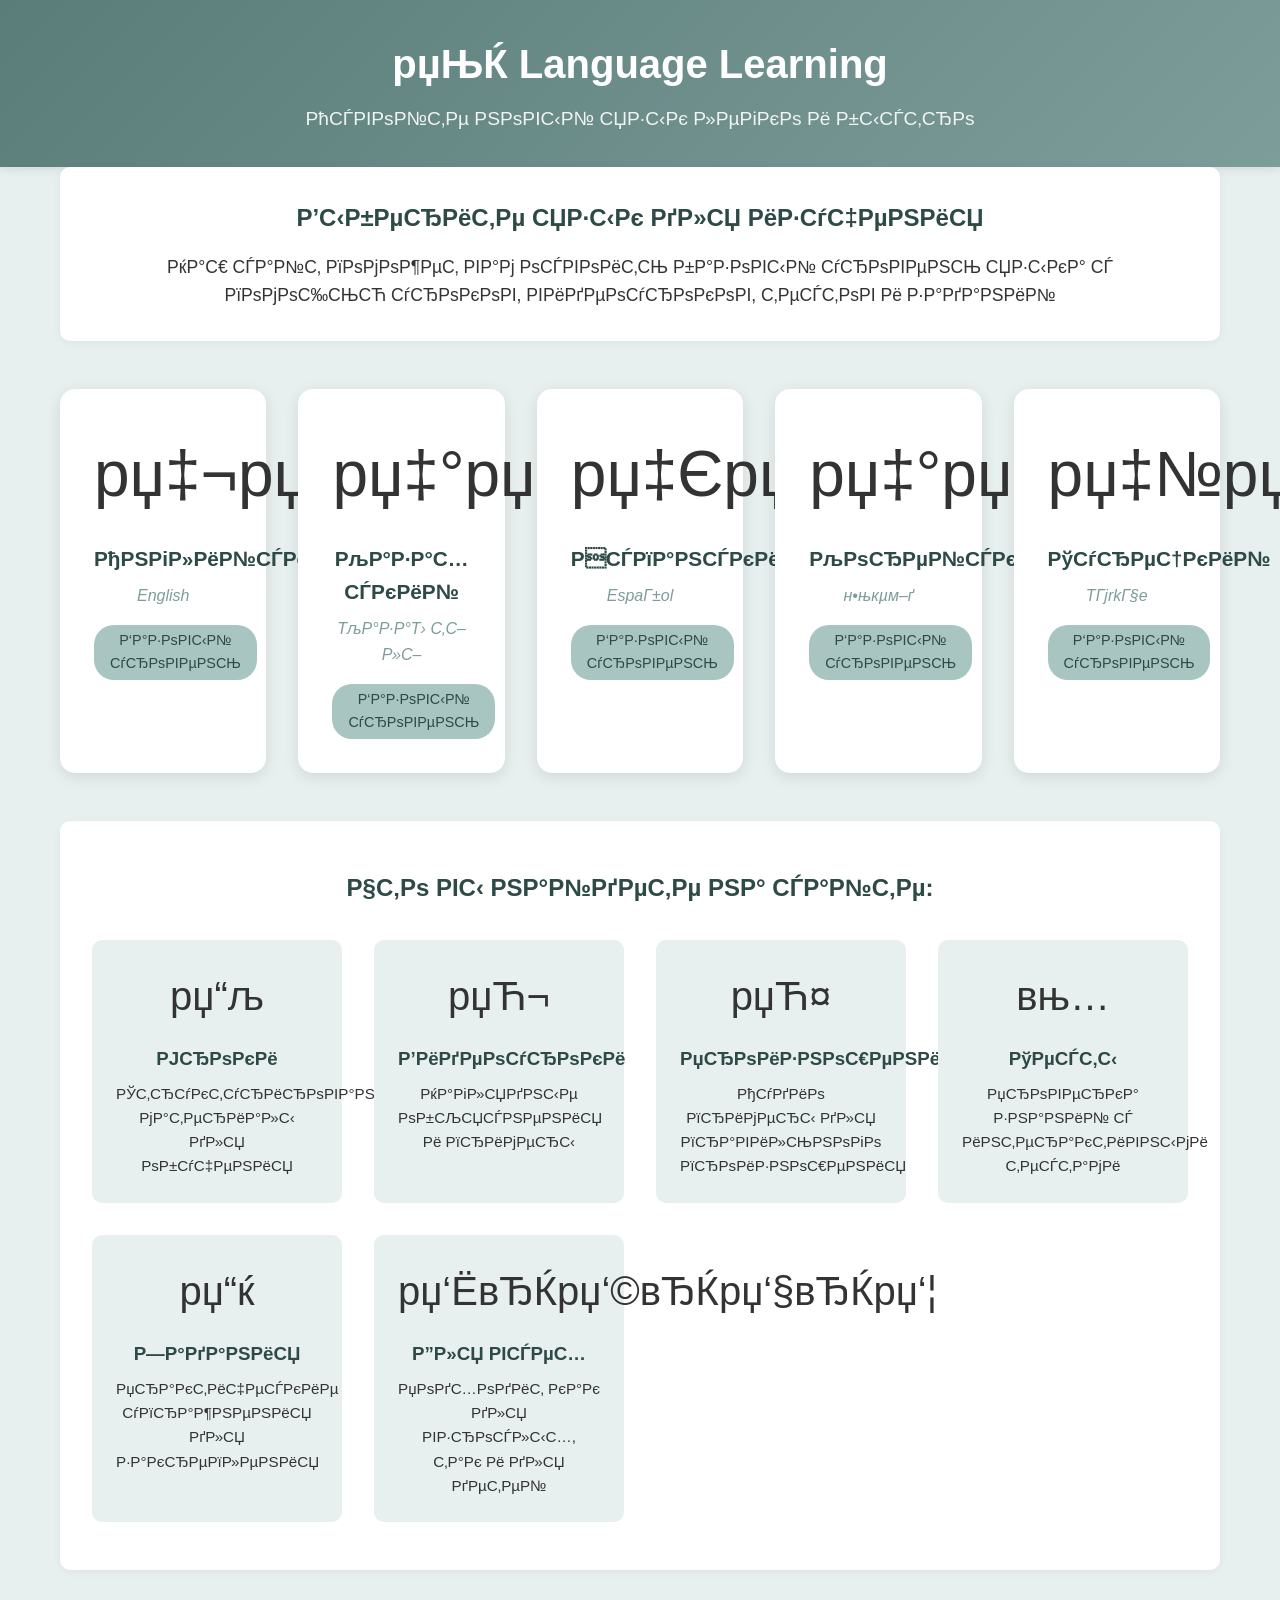
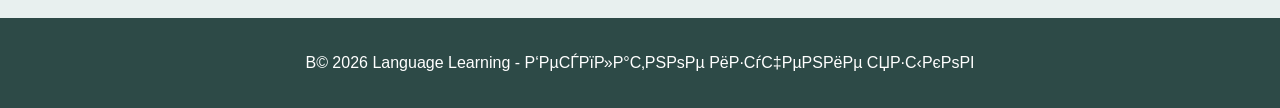
<file: index.html>
<!DOCTYPE html>
<html lang="ru">
<head>
    <meta charset="UTF-8">
    <meta name="viewport" content="width=device-width, initial-scale=1.0">
    <title>Language Learning - РР·СѓС‡РµРЅРёРµ СЏР·С‹РєРѕРІ</title>
    <link rel="stylesheet" href="styles.css">
</head>
<body>
    <header>
        <div class="container">
            <h1>рџЊЌ Language Learning</h1>
            <p>РћСЃРІРѕР№С‚Рµ РЅРѕРІС‹Р№ СЏР·С‹Рє Р»РµРіРєРѕ Рё Р±С‹СЃС‚СЂРѕ</p>
        </div>
    </header>

    <main class="container">
        <section class="intro">
            <h2>Р’С‹Р±РµСЂРёС‚Рµ СЏР·С‹Рє РґР»СЏ РёР·СѓС‡РµРЅРёСЏ</h2>
            <p>РќР°С€ СЃР°Р№С‚ РїРѕРјРѕР¶РµС‚ РІР°Рј РѕСЃРІРѕРёС‚СЊ Р±Р°Р·РѕРІС‹Р№ СѓСЂРѕРІРµРЅСЊ СЏР·С‹РєР° СЃ РїРѕРјРѕС‰СЊСЋ СѓСЂРѕРєРѕРІ, РІРёРґРµРѕСѓСЂРѕРєРѕРІ, С‚РµСЃС‚РѕРІ Рё Р·Р°РґР°РЅРёР№</p>
        </section>

        <section class="languages-grid">
            <div class="language-card" onclick="navigateToLanguage('english')">
                <div class="flag">рџ‡¬рџ‡§</div>
                <h3>РђРЅРіР»РёР№СЃРєРёР№</h3>
                <p>English</p>
                <span class="level">Р‘Р°Р·РѕРІС‹Р№ СѓСЂРѕРІРµРЅСЊ</span>
            </div>

            <div class="language-card" onclick="navigateToLanguage('kazakh')">
                <div class="flag">рџ‡°рџ‡ї</div>
                <h3>РљР°Р·Р°С…СЃРєРёР№</h3>
                <p>ТљР°Р·Р°Т› С‚С–Р»С–</p>
                <span class="level">Р‘Р°Р·РѕРІС‹Р№ СѓСЂРѕРІРµРЅСЊ</span>
            </div>

            <div class="language-card" onclick="navigateToLanguage('spanish')">
                <div class="flag">рџ‡Єрџ‡ё</div>
                <h3>РСЃРїР°РЅСЃРєРёР№</h3>
                <p>EspaГ±ol</p>
                <span class="level">Р‘Р°Р·РѕРІС‹Р№ СѓСЂРѕРІРµРЅСЊ</span>
            </div>

            <div class="language-card" onclick="navigateToLanguage('korean')">
                <div class="flag">рџ‡°рџ‡·</div>
                <h3>РљРѕСЂРµР№СЃРєРёР№</h3>
                <p>н•њкµ­м–ґ</p>
                <span class="level">Р‘Р°Р·РѕРІС‹Р№ СѓСЂРѕРІРµРЅСЊ</span>
            </div>

            <div class="language-card" onclick="navigateToLanguage('turkish')">
                <div class="flag">рџ‡№рџ‡·</div>
                <h3>РўСѓСЂРµС†РєРёР№</h3>
                <p>TГјrkГ§e</p>
                <span class="level">Р‘Р°Р·РѕРІС‹Р№ СѓСЂРѕРІРµРЅСЊ</span>
            </div>
        </section>

        <section class="features">
            <h2>Р§С‚Рѕ РІС‹ РЅР°Р№РґРµС‚Рµ РЅР° СЃР°Р№С‚Рµ:</h2>
            <div class="features-grid">
                <div class="feature-item">
                    <span class="icon">рџ“љ</span>
                    <h3>РЈСЂРѕРєРё</h3>
                    <p>РЎС‚СЂСѓРєС‚СѓСЂРёСЂРѕРІР°РЅРЅС‹Рµ РјР°С‚РµСЂРёР°Р»С‹ РґР»СЏ РѕР±СѓС‡РµРЅРёСЏ</p>
                </div>
                <div class="feature-item">
                    <span class="icon">рџЋ¬</span>
                    <h3>Р’РёРґРµРѕСѓСЂРѕРєРё</h3>
                    <p>РќР°РіР»СЏРґРЅС‹Рµ РѕР±СЉСЏСЃРЅРµРЅРёСЏ Рё РїСЂРёРјРµСЂС‹</p>
                </div>
                <div class="feature-item">
                    <span class="icon">рџЋ¤</span>
                    <h3>РџСЂРѕРёР·РЅРѕС€РµРЅРёРµ</h3>
                    <p>РђСѓРґРёРѕ РїСЂРёРјРµСЂС‹ РґР»СЏ РїСЂР°РІРёР»СЊРЅРѕРіРѕ РїСЂРѕРёР·РЅРѕС€РµРЅРёСЏ</p>
                </div>
                <div class="feature-item">
                    <span class="icon">вњ…</span>
                    <h3>РўРµСЃС‚С‹</h3>
                    <p>РџСЂРѕРІРµСЂРєР° Р·РЅР°РЅРёР№ СЃ РёРЅС‚РµСЂР°РєС‚РёРІРЅС‹РјРё С‚РµСЃС‚Р°РјРё</p>
                </div>
                <div class="feature-item">
                    <span class="icon">рџ“ќ</span>
                    <h3>Р—Р°РґР°РЅРёСЏ</h3>
                    <p>РџСЂР°РєС‚РёС‡РµСЃРєРёРµ СѓРїСЂР°Р¶РЅРµРЅРёСЏ РґР»СЏ Р·Р°РєСЂРµРїР»РµРЅРёСЏ</p>
                </div>
                <div class="feature-item">
                    <span class="icon">рџ‘ЁвЂЌрџ‘©вЂЌрџ‘§вЂЌрџ‘¦</span>
                    <h3>Р”Р»СЏ РІСЃРµС…</h3>
                    <p>РџРѕРґС…РѕРґРёС‚ РєР°Рє РґР»СЏ РІР·СЂРѕСЃР»С‹С…, С‚Р°Рє Рё РґР»СЏ РґРµС‚РµР№</p>
                </div>
            </div>
        </section>
    </main>

    <footer>
        <div class="container">
            <p>В© 2026 Language Learning - Р‘РµСЃРїР»Р°С‚РЅРѕРµ РёР·СѓС‡РµРЅРёРµ СЏР·С‹РєРѕРІ</p>
        </div>
    </footer>

    <script src="script.js"></script>
</body>
</html>
</file>
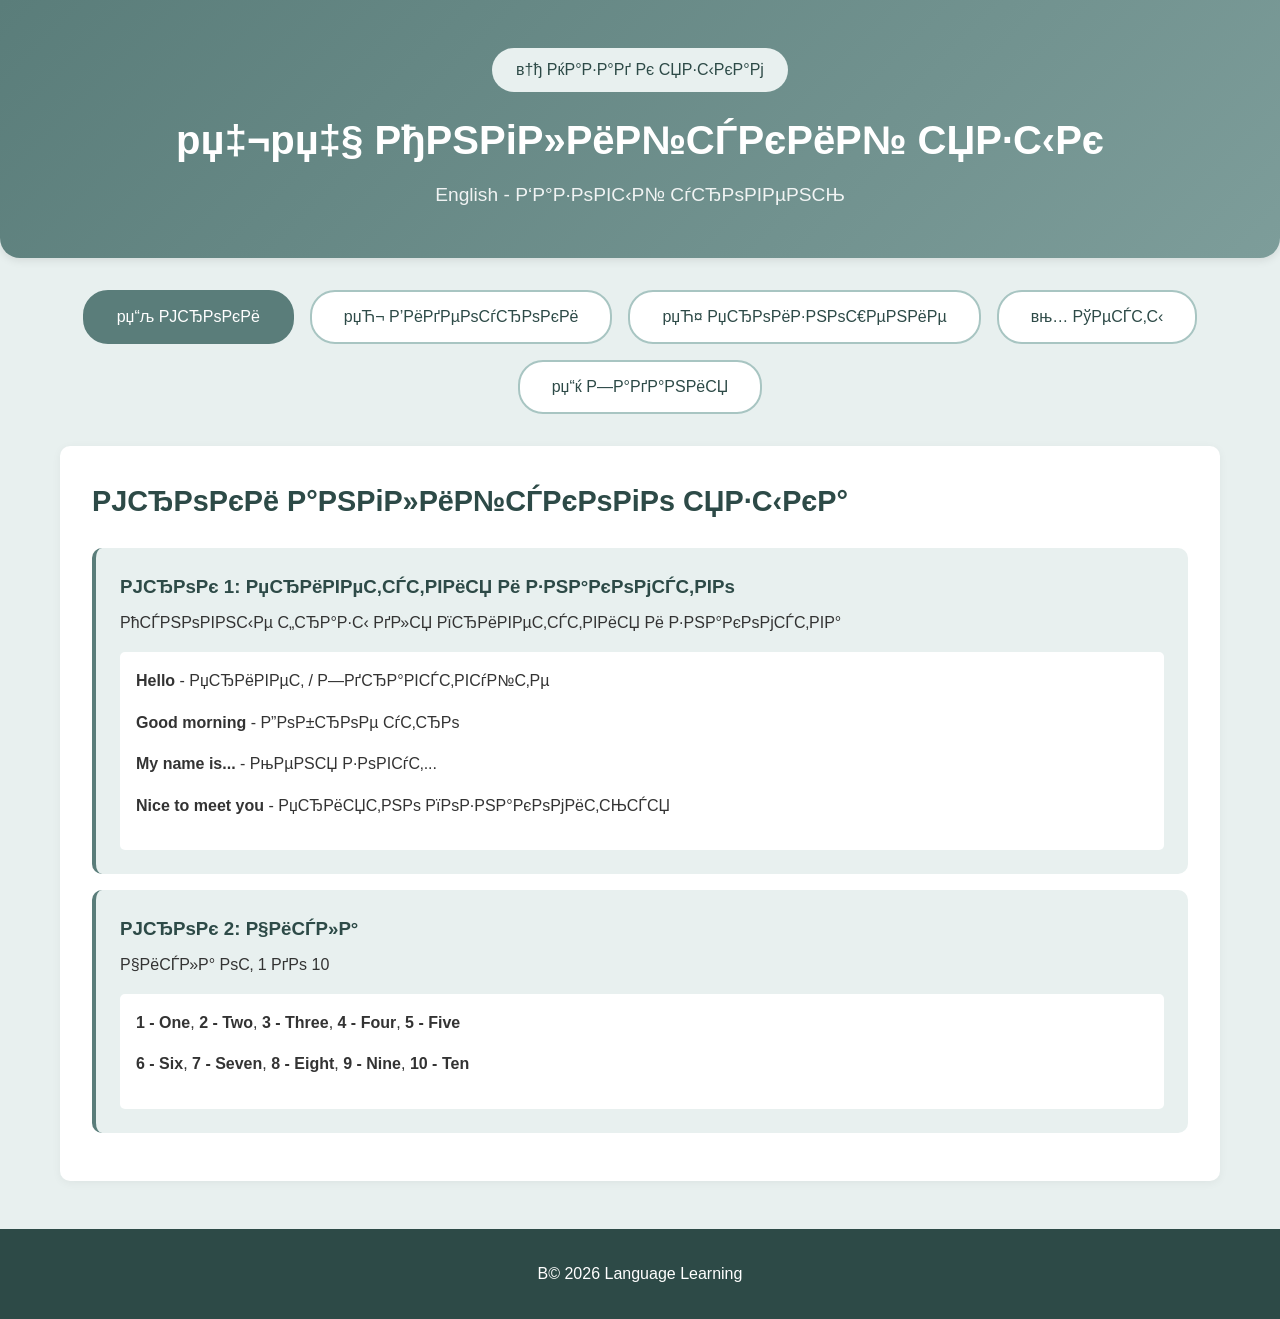
<file: english.html>
<!DOCTYPE html>
<html lang="ru">
<head>
    <meta charset="UTF-8">
    <meta name="viewport" content="width=device-width, initial-scale=1.0">
    <title>РђРЅРіР»РёР№СЃРєРёР№ СЏР·С‹Рє - Language Learning</title>
    <link rel="stylesheet" href="styles.css">
</head>
<body>
    <header class="language-header">
        <div class="container">
            <button class="back-button" onclick="goBack()">в†ђ РќР°Р·Р°Рґ Рє СЏР·С‹РєР°Рј</button>
            <h1>рџ‡¬рџ‡§ РђРЅРіР»РёР№СЃРєРёР№ СЏР·С‹Рє</h1>
            <p>English - Р‘Р°Р·РѕРІС‹Р№ СѓСЂРѕРІРµРЅСЊ</p>
        </div>
    </header>

    <main class="container">
        <nav class="nav-tabs">
            <button class="nav-tab active" data-tab="lessons">рџ“љ РЈСЂРѕРєРё</button>
            <button class="nav-tab" data-tab="video">рџЋ¬ Р’РёРґРµРѕСѓСЂРѕРєРё</button>
            <button class="nav-tab" data-tab="pronunciation">рџЋ¤ РџСЂРѕРёР·РЅРѕС€РµРЅРёРµ</button>
            <button class="nav-tab" data-tab="tests">вњ… РўРµСЃС‚С‹</button>
            <button class="nav-tab" data-tab="tasks">рџ“ќ Р—Р°РґР°РЅРёСЏ</button>
        </nav>

        <section id="lessons" class="content-section active">
            <h2>РЈСЂРѕРєРё Р°РЅРіР»РёР№СЃРєРѕРіРѕ СЏР·С‹РєР°</h2>
            <div class="lesson-card">
                <h3>РЈСЂРѕРє 1: РџСЂРёРІРµС‚СЃС‚РІРёСЏ Рё Р·РЅР°РєРѕРјСЃС‚РІРѕ</h3>
                <p>РћСЃРЅРѕРІРЅС‹Рµ С„СЂР°Р·С‹ РґР»СЏ РїСЂРёРІРµС‚СЃС‚РІРёСЏ Рё Р·РЅР°РєРѕРјСЃС‚РІР°</p>
                <div class="lesson-content">
                    <p><strong>Hello</strong> - РџСЂРёРІРµС‚ / Р—РґСЂР°РІСЃС‚РІСѓР№С‚Рµ</p>
                    <p><strong>Good morning</strong> - Р”РѕР±СЂРѕРµ СѓС‚СЂРѕ</p>
                    <p><strong>My name is...</strong> - РњРµРЅСЏ Р·РѕРІСѓС‚...</p>
                    <p><strong>Nice to meet you</strong> - РџСЂРёСЏС‚РЅРѕ РїРѕР·РЅР°РєРѕРјРёС‚СЊСЃСЏ</p>
                </div>
            </div>
            <div class="lesson-card">
                <h3>РЈСЂРѕРє 2: Р§РёСЃР»Р°</h3>
                <p>Р§РёСЃР»Р° РѕС‚ 1 РґРѕ 10</p>
                <div class="lesson-content">
                    <p><strong>1 - One</strong>, <strong>2 - Two</strong>, <strong>3 - Three</strong>, <strong>4 - Four</strong>, <strong>5 - Five</strong></p>
                    <p><strong>6 - Six</strong>, <strong>7 - Seven</strong>, <strong>8 - Eight</strong>, <strong>9 - Nine</strong>, <strong>10 - Ten</strong></p>
                </div>
            </div>
        </section>

        <section id="video" class="content-section">
            <h2>Р’РёРґРµРѕСѓСЂРѕРєРё</h2>
            <div class="video-container">
                <h3>РЈСЂРѕРє 1: РџСЂРёРІРµС‚СЃС‚РІРёСЏ</h3>
                <div class="video-placeholder">
                    <p>рџЋ¬ Р’РёРґРµРѕСѓСЂРѕРє: РџСЂРёРІРµС‚СЃС‚РІРёСЏ Рё Р·РЅР°РєРѕРјСЃС‚РІРѕ</p>
                </div>
            </div>
        </section>

        <section id="pronunciation" class="content-section">
            <h2>РџСЂРѕРёР·РЅРѕС€РµРЅРёРµ СЃР»РѕРІ</h2>
            <div class="pronunciation-item">
                <span class="word">Hello</span>
                <span class="translation">РџСЂРёРІРµС‚</span>
                <button class="play-button" onclick="speakWord('Hello', 'en-US')">рџ”Љ РџСЂРѕСЃР»СѓС€Р°С‚СЊ</button>
            </div>
            <div class="pronunciation-item">
                <span class="word">Thank you</span>
                <span class="translation">РЎРїР°СЃРёР±Рѕ</span>
                <button class="play-button" onclick="speakWord('Thank you', 'en-US')">рџ”Љ РџСЂРѕСЃР»СѓС€Р°С‚СЊ</button>
            </div>
        </section>

        <section id="tests" class="content-section">
            <h2>РўРµСЃС‚С‹</h2>
            <div class="test-question">
                <h3>Р’РѕРїСЂРѕСЃ 1: РљР°Рє Р±СѓРґРµС‚ "РџСЂРёРІРµС‚" РїРѕ-Р°РЅРіР»РёР№СЃРєРё?</h3>
                <div class="test-options">
                    <div class="test-option" data-question="1" data-option="a" onclick="selectOption(1, 'a', false)">A) Goodbye</div>
                    <div class="test-option" data-question="1" data-option="b" onclick="selectOption(1, 'b', true)">B) Hello</div>
                </div>
            </div>
            <button class="test-button" onclick="checkTest()">РџСЂРѕРІРµСЂРёС‚СЊ</button>
            <button class="test-button" onclick="resetTest()" style="background: var(--warning-color);">РЎР±СЂРѕСЃРёС‚СЊ</button>
            <div id="test-result"></div>
        </section>

        <section id="tasks" class="content-section">
            <h2>Р—Р°РґР°РЅРёСЏ</h2>
            <div class="task-item">
                <h3>Р—Р°РґР°РЅРёРµ 1: РџРµСЂРµРІРµРґРёС‚Рµ "РњРµРЅСЏ Р·РѕРІСѓС‚ РђРЅРЅР°"</h3>
                <textarea id="task-1-answer" placeholder="Р’РІРµРґРёС‚Рµ РІР°С€ РѕС‚РІРµС‚..."></textarea>
                <button class="test-button" onclick="checkTask(1, ['My name is Anna'])">РџСЂРѕРІРµСЂРёС‚СЊ</button>
                <div id="task-1-result"></div>
            </div>
        </section>
    </main>

    <footer>
        <div class="container">
            <p>В© 2026 Language Learning</p>
        </div>
    </footer>

    <script src="script.js"></script>
</body>
</html>
</file>
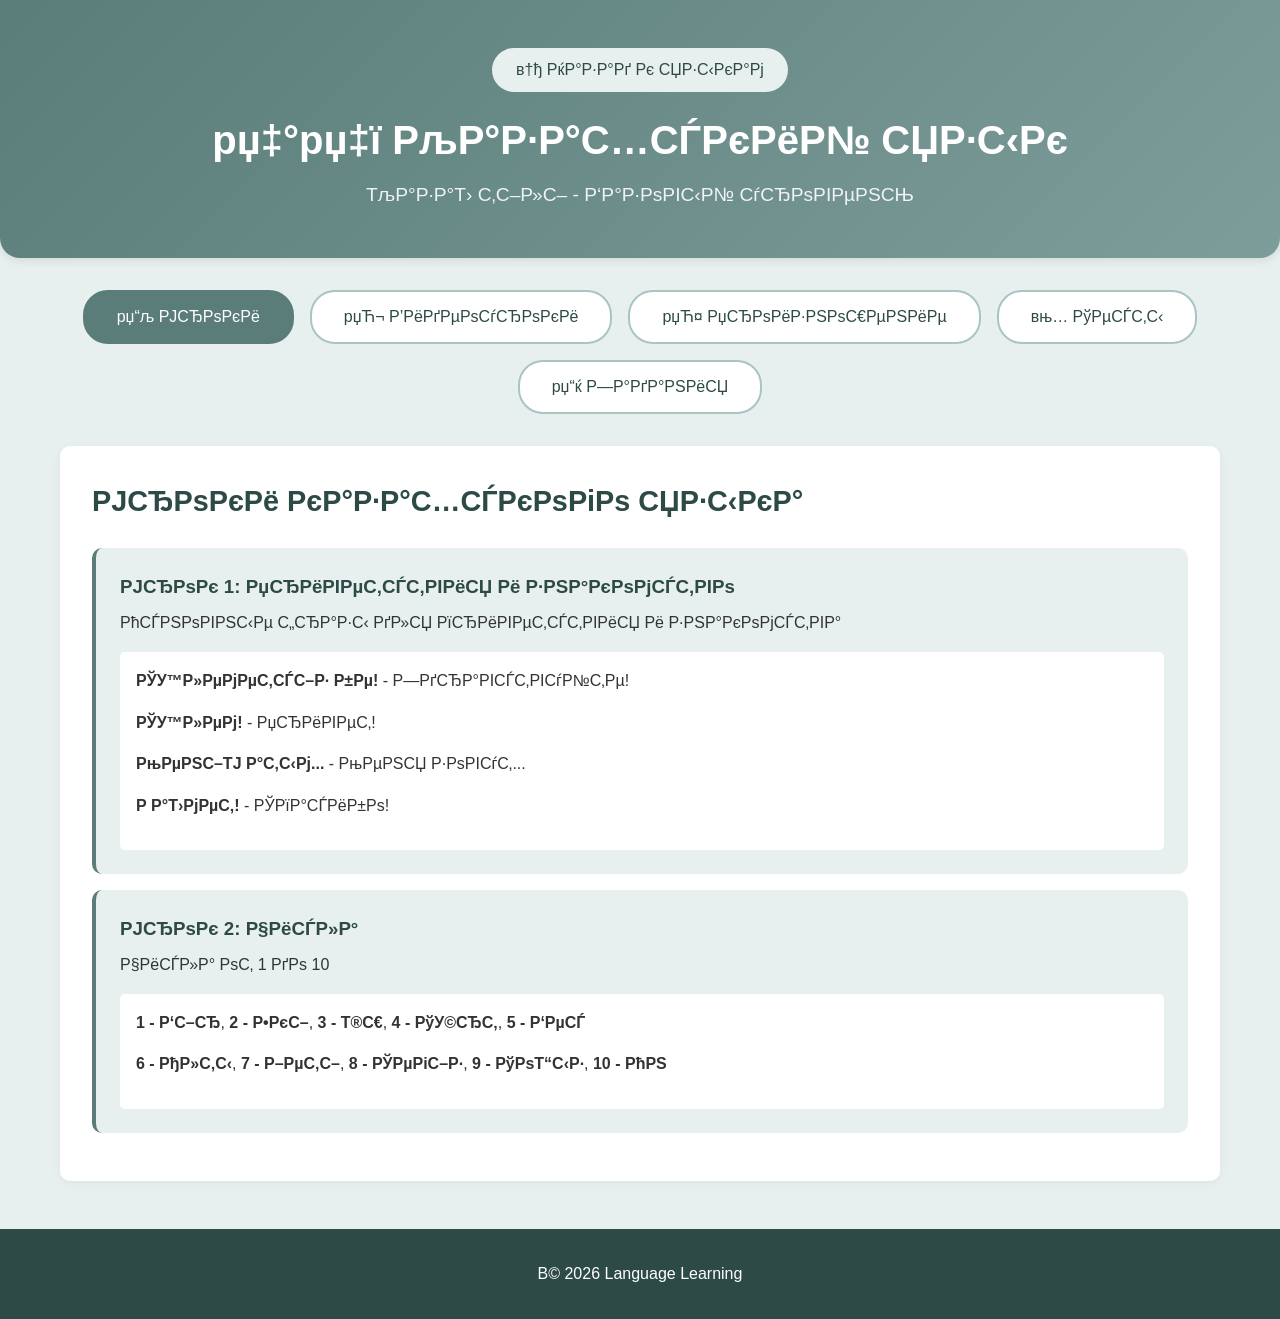
<file: kazakh.html>
<!DOCTYPE html>
<html lang="ru">
<head>
    <meta charset="UTF-8">
    <meta name="viewport" content="width=device-width, initial-scale=1.0">
    <title>РљР°Р·Р°С…СЃРєРёР№ СЏР·С‹Рє - Language Learning</title>
    <link rel="stylesheet" href="styles.css">
</head>
<body>
    <header class="language-header">
        <div class="container">
            <button class="back-button" onclick="goBack()">в†ђ РќР°Р·Р°Рґ Рє СЏР·С‹РєР°Рј</button>
            <h1>рџ‡°рџ‡ї РљР°Р·Р°С…СЃРєРёР№ СЏР·С‹Рє</h1>
            <p>ТљР°Р·Р°Т› С‚С–Р»С– - Р‘Р°Р·РѕРІС‹Р№ СѓСЂРѕРІРµРЅСЊ</p>
        </div>
    </header>

    <main class="container">
        <nav class="nav-tabs">
            <button class="nav-tab active" data-tab="lessons">рџ“љ РЈСЂРѕРєРё</button>
            <button class="nav-tab" data-tab="video">рџЋ¬ Р’РёРґРµРѕСѓСЂРѕРєРё</button>
            <button class="nav-tab" data-tab="pronunciation">рџЋ¤ РџСЂРѕРёР·РЅРѕС€РµРЅРёРµ</button>
            <button class="nav-tab" data-tab="tests">вњ… РўРµСЃС‚С‹</button>
            <button class="nav-tab" data-tab="tasks">рџ“ќ Р—Р°РґР°РЅРёСЏ</button>
        </nav>

        <section id="lessons" class="content-section active">
            <h2>РЈСЂРѕРєРё РєР°Р·Р°С…СЃРєРѕРіРѕ СЏР·С‹РєР°</h2>
            <div class="lesson-card">
                <h3>РЈСЂРѕРє 1: РџСЂРёРІРµС‚СЃС‚РІРёСЏ Рё Р·РЅР°РєРѕРјСЃС‚РІРѕ</h3>
                <p>РћСЃРЅРѕРІРЅС‹Рµ С„СЂР°Р·С‹ РґР»СЏ РїСЂРёРІРµС‚СЃС‚РІРёСЏ Рё Р·РЅР°РєРѕРјСЃС‚РІР°</p>
                <div class="lesson-content">
                    <p><strong>РЎУ™Р»РµРјРµС‚СЃС–Р· Р±Рµ!</strong> - Р—РґСЂР°РІСЃС‚РІСѓР№С‚Рµ!</p>
                    <p><strong>РЎУ™Р»РµРј!</strong> - РџСЂРёРІРµС‚!</p>
                    <p><strong>РњРµРЅС–ТЈ Р°С‚С‹Рј...</strong> - РњРµРЅСЏ Р·РѕРІСѓС‚...</p>
                    <p><strong>Р Р°Т›РјРµС‚!</strong> - РЎРїР°СЃРёР±Рѕ!</p>
                </div>
            </div>
            <div class="lesson-card">
                <h3>РЈСЂРѕРє 2: Р§РёСЃР»Р°</h3>
                <p>Р§РёСЃР»Р° РѕС‚ 1 РґРѕ 10</p>
                <div class="lesson-content">
                    <p><strong>1 - Р‘С–СЂ</strong>, <strong>2 - Р•РєС–</strong>, <strong>3 - Т®С€</strong>, <strong>4 - РўУ©СЂС‚</strong>, <strong>5 - Р‘РµСЃ</strong></p>
                    <p><strong>6 - РђР»С‚С‹</strong>, <strong>7 - Р–РµС‚С–</strong>, <strong>8 - РЎРµРіС–Р·</strong>, <strong>9 - РўРѕТ“С‹Р·</strong>, <strong>10 - РћРЅ</strong></p>
                </div>
            </div>
        </section>

        <section id="video" class="content-section">
            <h2>Р’РёРґРµРѕСѓСЂРѕРєРё</h2>
            <div class="video-container">
                <h3>РЈСЂРѕРє 1: РџСЂРёРІРµС‚СЃС‚РІРёСЏ</h3>
                <div class="video-placeholder">
                    <p>рџЋ¬ Р’РёРґРµРѕСѓСЂРѕРє: РџСЂРёРІРµС‚СЃС‚РІРёСЏ Рё Р·РЅР°РєРѕРјСЃС‚РІРѕ</p>
                </div>
            </div>
        </section>

        <section id="pronunciation" class="content-section">
            <h2>РџСЂРѕРёР·РЅРѕС€РµРЅРёРµ СЃР»РѕРІ</h2>
            <div class="pronunciation-item">
                <span class="word">РЎУ™Р»РµРјРµС‚СЃС–Р· Р±Рµ</span>
                <span class="translation">Р—РґСЂР°РІСЃС‚РІСѓР№С‚Рµ</span>
                <button class="play-button" onclick="speakWord('РЎУ™Р»РµРјРµС‚СЃС–Р· Р±Рµ', 'kk-KZ')">рџ”Љ РџСЂРѕСЃР»СѓС€Р°С‚СЊ</button>
            </div>
            <div class="pronunciation-item">
                <span class="word">Р Р°Т›РјРµС‚</span>
                <span class="translation">РЎРїР°СЃРёР±Рѕ</span>
                <button class="play-button" onclick="speakWord('Р Р°Т›РјРµС‚', 'kk-KZ')">рџ”Љ РџСЂРѕСЃР»СѓС€Р°С‚СЊ</button>
            </div>
        </section>

        <section id="tests" class="content-section">
            <h2>РўРµСЃС‚С‹</h2>
            <div class="test-question">
                <h3>Р’РѕРїСЂРѕСЃ 1: РљР°Рє Р±СѓРґРµС‚ "Р—РґСЂР°РІСЃС‚РІСѓР№С‚Рµ" РїРѕ-РєР°Р·Р°С…СЃРєРё?</h3>
                <div class="test-options">
                    <div class="test-option" data-question="1" data-option="a" onclick="selectOption(1, 'a', false)">A) РЎР°Сѓ Р±РѕР»С‹ТЈС‹Р·</div>
                    <div class="test-option" data-question="1" data-option="b" onclick="selectOption(1, 'b', true)">B) РЎУ™Р»РµРјРµС‚СЃС–Р· Р±Рµ</div>
                </div>
            </div>
            <button class="test-button" onclick="checkTest()">РџСЂРѕРІРµСЂРёС‚СЊ</button>
            <button class="test-button" onclick="resetTest()" style="background: var(--warning-color);">РЎР±СЂРѕСЃРёС‚СЊ</button>
            <div id="test-result"></div>
        </section>

        <section id="tasks" class="content-section">
            <h2>Р—Р°РґР°РЅРёСЏ</h2>
            <div class="task-item">
                <h3>Р—Р°РґР°РЅРёРµ 1: РџРµСЂРµРІРµРґРёС‚Рµ "РњРµРЅСЏ Р·РѕРІСѓС‚ РђСЏРЅ"</h3>
                <textarea id="task-1-answer" placeholder="Р’РІРµРґРёС‚Рµ РІР°С€ РѕС‚РІРµС‚..."></textarea>
                <button class="test-button" onclick="checkTask(1, ['РњРµРЅС–ТЈ Р°С‚С‹Рј РђСЏРЅ'])">РџСЂРѕРІРµСЂРёС‚СЊ</button>
                <div id="task-1-result"></div>
            </div>
        </section>
    </main>

    <footer>
        <div class="container">
            <p>В© 2026 Language Learning</p>
        </div>
    </footer>

    <script src="script.js"></script>
</body>
</html>
</file>
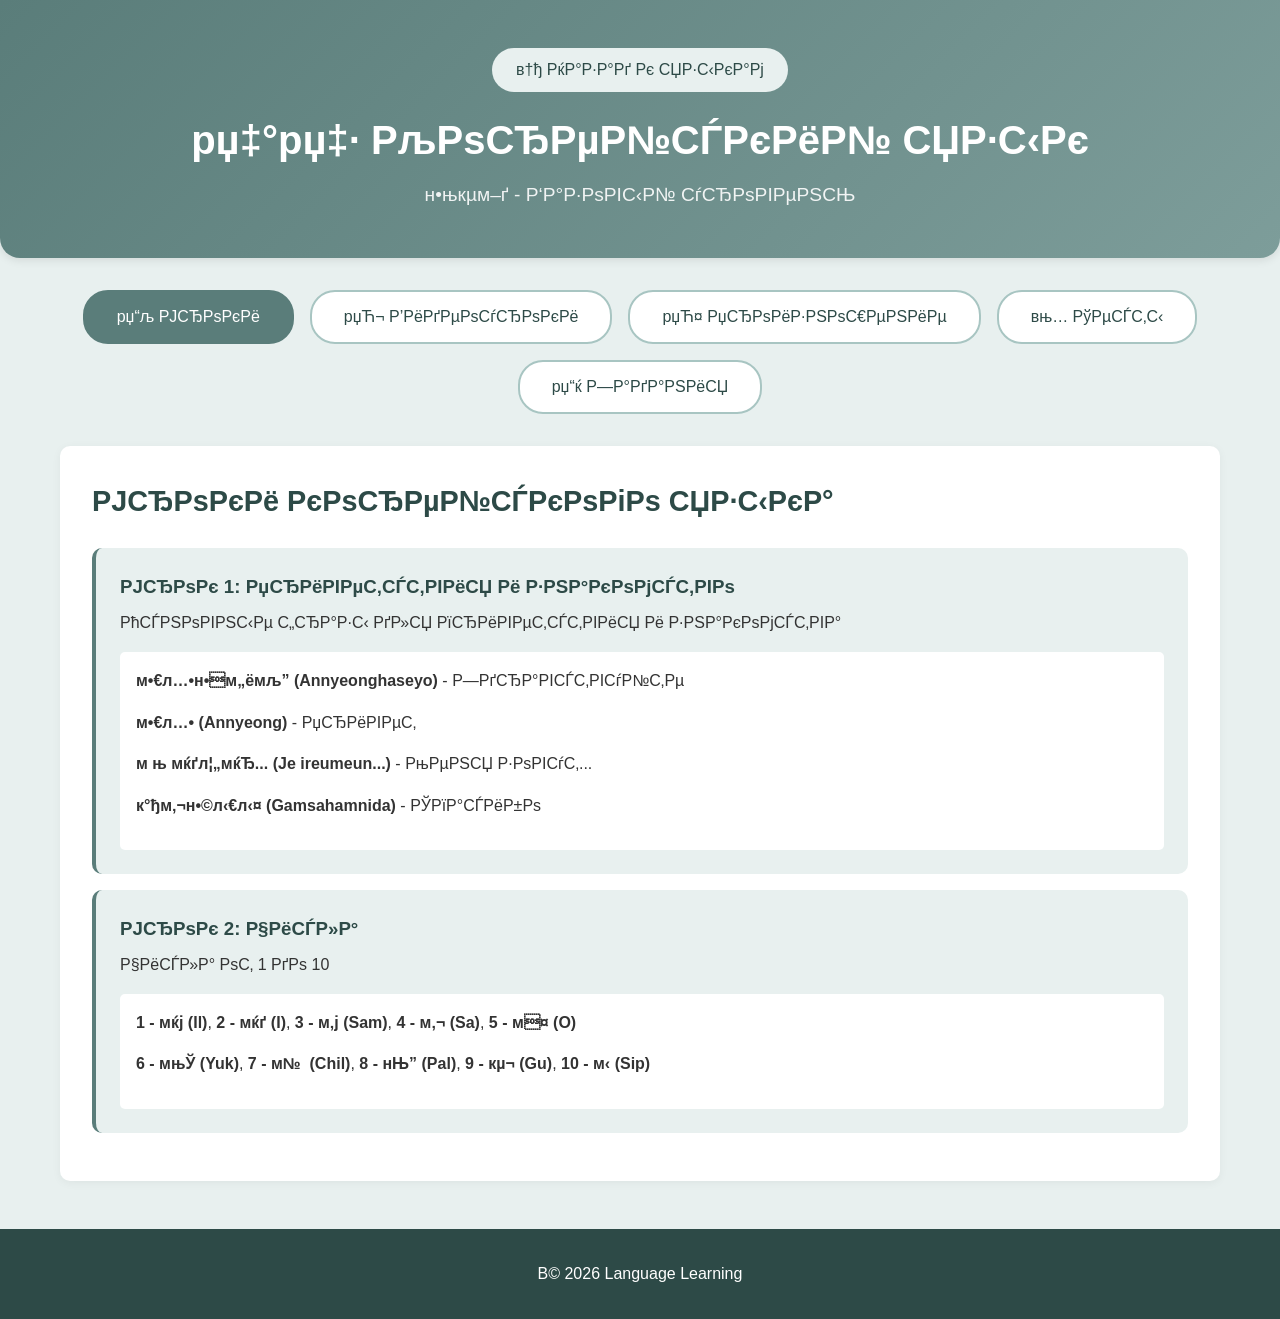
<file: korean.html>
<!DOCTYPE html>
<html lang="ru">
<head>
    <meta charset="UTF-8">
    <meta name="viewport" content="width=device-width, initial-scale=1.0">
    <title>РљРѕСЂРµР№СЃРєРёР№ СЏР·С‹Рє - Language Learning</title>
    <link rel="stylesheet" href="styles.css">
</head>
<body>
    <header class="language-header">
        <div class="container">
            <button class="back-button" onclick="goBack()">в†ђ РќР°Р·Р°Рґ Рє СЏР·С‹РєР°Рј</button>
            <h1>рџ‡°рџ‡· РљРѕСЂРµР№СЃРєРёР№ СЏР·С‹Рє</h1>
            <p>н•њкµ­м–ґ - Р‘Р°Р·РѕРІС‹Р№ СѓСЂРѕРІРµРЅСЊ</p>
        </div>
    </header>

    <main class="container">
        <nav class="nav-tabs">
            <button class="nav-tab active" data-tab="lessons">рџ“љ РЈСЂРѕРєРё</button>
            <button class="nav-tab" data-tab="video">рџЋ¬ Р’РёРґРµРѕСѓСЂРѕРєРё</button>
            <button class="nav-tab" data-tab="pronunciation">рџЋ¤ РџСЂРѕРёР·РЅРѕС€РµРЅРёРµ</button>
            <button class="nav-tab" data-tab="tests">вњ… РўРµСЃС‚С‹</button>
            <button class="nav-tab" data-tab="tasks">рџ“ќ Р—Р°РґР°РЅРёСЏ</button>
        </nav>

        <section id="lessons" class="content-section active">
            <h2>РЈСЂРѕРєРё РєРѕСЂРµР№СЃРєРѕРіРѕ СЏР·С‹РєР°</h2>
            <div class="lesson-card">
                <h3>РЈСЂРѕРє 1: РџСЂРёРІРµС‚СЃС‚РІРёСЏ Рё Р·РЅР°РєРѕРјСЃС‚РІРѕ</h3>
                <p>РћСЃРЅРѕРІРЅС‹Рµ С„СЂР°Р·С‹ РґР»СЏ РїСЂРёРІРµС‚СЃС‚РІРёСЏ Рё Р·РЅР°РєРѕРјСЃС‚РІР°</p>
                <div class="lesson-content">
                    <p><strong>м•€л…•н•м„ёмљ” (Annyeonghaseyo)</strong> - Р—РґСЂР°РІСЃС‚РІСѓР№С‚Рµ</p>
                    <p><strong>м•€л…• (Annyeong)</strong> - РџСЂРёРІРµС‚</p>
                    <p><strong>м њ мќґл¦„мќЂ... (Je ireumeun...)</strong> - РњРµРЅСЏ Р·РѕРІСѓС‚...</p>
                    <p><strong>к°ђм‚¬н•©л‹€л‹¤ (Gamsahamnida)</strong> - РЎРїР°СЃРёР±Рѕ</p>
                </div>
            </div>
            <div class="lesson-card">
                <h3>РЈСЂРѕРє 2: Р§РёСЃР»Р°</h3>
                <p>Р§РёСЃР»Р° РѕС‚ 1 РґРѕ 10</p>
                <div class="lesson-content">
                    <p><strong>1 - мќј (Il)</strong>, <strong>2 - мќґ (I)</strong>, <strong>3 - м‚ј (Sam)</strong>, <strong>4 - м‚¬ (Sa)</strong>, <strong>5 - м¤ (O)</strong></p>
                    <p><strong>6 - мњЎ (Yuk)</strong>, <strong>7 - м№  (Chil)</strong>, <strong>8 - нЊ” (Pal)</strong>, <strong>9 - кµ¬ (Gu)</strong>, <strong>10 - м‹­ (Sip)</strong></p>
                </div>
            </div>
        </section>

        <section id="video" class="content-section">
            <h2>Р’РёРґРµРѕСѓСЂРѕРєРё</h2>
            <div class="video-container">
                <h3>РЈСЂРѕРє 1: РџСЂРёРІРµС‚СЃС‚РІРёСЏ</h3>
                <div class="video-placeholder">
                    <p>рџЋ¬ Р’РёРґРµРѕСѓСЂРѕРє: РџСЂРёРІРµС‚СЃС‚РІРёСЏ Рё Р·РЅР°РєРѕРјСЃС‚РІРѕ</p>
                </div>
            </div>
        </section>

        <section id="pronunciation" class="content-section">
            <h2>РџСЂРѕРёР·РЅРѕС€РµРЅРёРµ СЃР»РѕРІ</h2>
            <div class="pronunciation-item">
                <span class="word">м•€л…•н•м„ёмљ”</span>
                <span class="translation">Р—РґСЂР°РІСЃС‚РІСѓР№С‚Рµ</span>
                <button class="play-button" onclick="speakWord('м•€л…•н•м„ёмљ”', 'ko-KR')">рџ”Љ РџСЂРѕСЃР»СѓС€Р°С‚СЊ</button>
            </div>
            <div class="pronunciation-item">
                <span class="word">к°ђм‚¬н•©л‹€л‹¤</span>
                <span class="translation">РЎРїР°СЃРёР±Рѕ</span>
                <button class="play-button" onclick="speakWord('к°ђм‚¬н•©л‹€л‹¤', 'ko-KR')">рџ”Љ РџСЂРѕСЃР»СѓС€Р°С‚СЊ</button>
            </div>
        </section>

        <section id="tests" class="content-section">
            <h2>РўРµСЃС‚С‹</h2>
            <div class="test-question">
                <h3>Р’РѕРїСЂРѕСЃ 1: РљР°Рє Р±СѓРґРµС‚ "Р—РґСЂР°РІСЃС‚РІСѓР№С‚Рµ" РїРѕ-РєРѕСЂРµР№СЃРєРё?</h3>
                <div class="test-options">
                    <div class="test-option" data-question="1" data-option="a" onclick="selectOption(1, 'a', false)">A) м•€л…• (Annyeong)</div>
                    <div class="test-option" data-question="1" data-option="b" onclick="selectOption(1, 'b', true)">B) м•€л…•н•м„ёмљ” (Annyeonghaseyo)</div>
                </div>
            </div>
            <button class="test-button" onclick="checkTest()">РџСЂРѕРІРµСЂРёС‚СЊ</button>
            <button class="test-button" onclick="resetTest()" style="background: var(--warning-color);">РЎР±СЂРѕСЃРёС‚СЊ</button>
            <div id="test-result"></div>
        </section>

        <section id="tasks" class="content-section">
            <h2>Р—Р°РґР°РЅРёСЏ</h2>
            <div class="task-item">
                <h3>Р—Р°РґР°РЅРёРµ 1: РџРµСЂРµРІРµРґРёС‚Рµ "РњРµРЅСЏ Р·РѕРІСѓС‚ РњРёРЅ-СЃСѓ"</h3>
                <textarea id="task-1-answer" placeholder="Р’РІРµРґРёС‚Рµ РІР°С€ РѕС‚РІРµС‚..."></textarea>
                <button class="test-button" onclick="checkTask(1, ['м њ мќґл¦„мќЂ лЇјм€мћ…л‹€л‹¤', 'м њ мќґл¦„мќЂ лЇјм€'])">РџСЂРѕРІРµСЂРёС‚СЊ</button>
                <div id="task-1-result"></div>
            </div>
        </section>
    </main>

    <footer>
        <div class="container">
            <p>В© 2026 Language Learning</p>
        </div>
    </footer>

    <script src="script.js"></script>
</body>
</html>
</file>
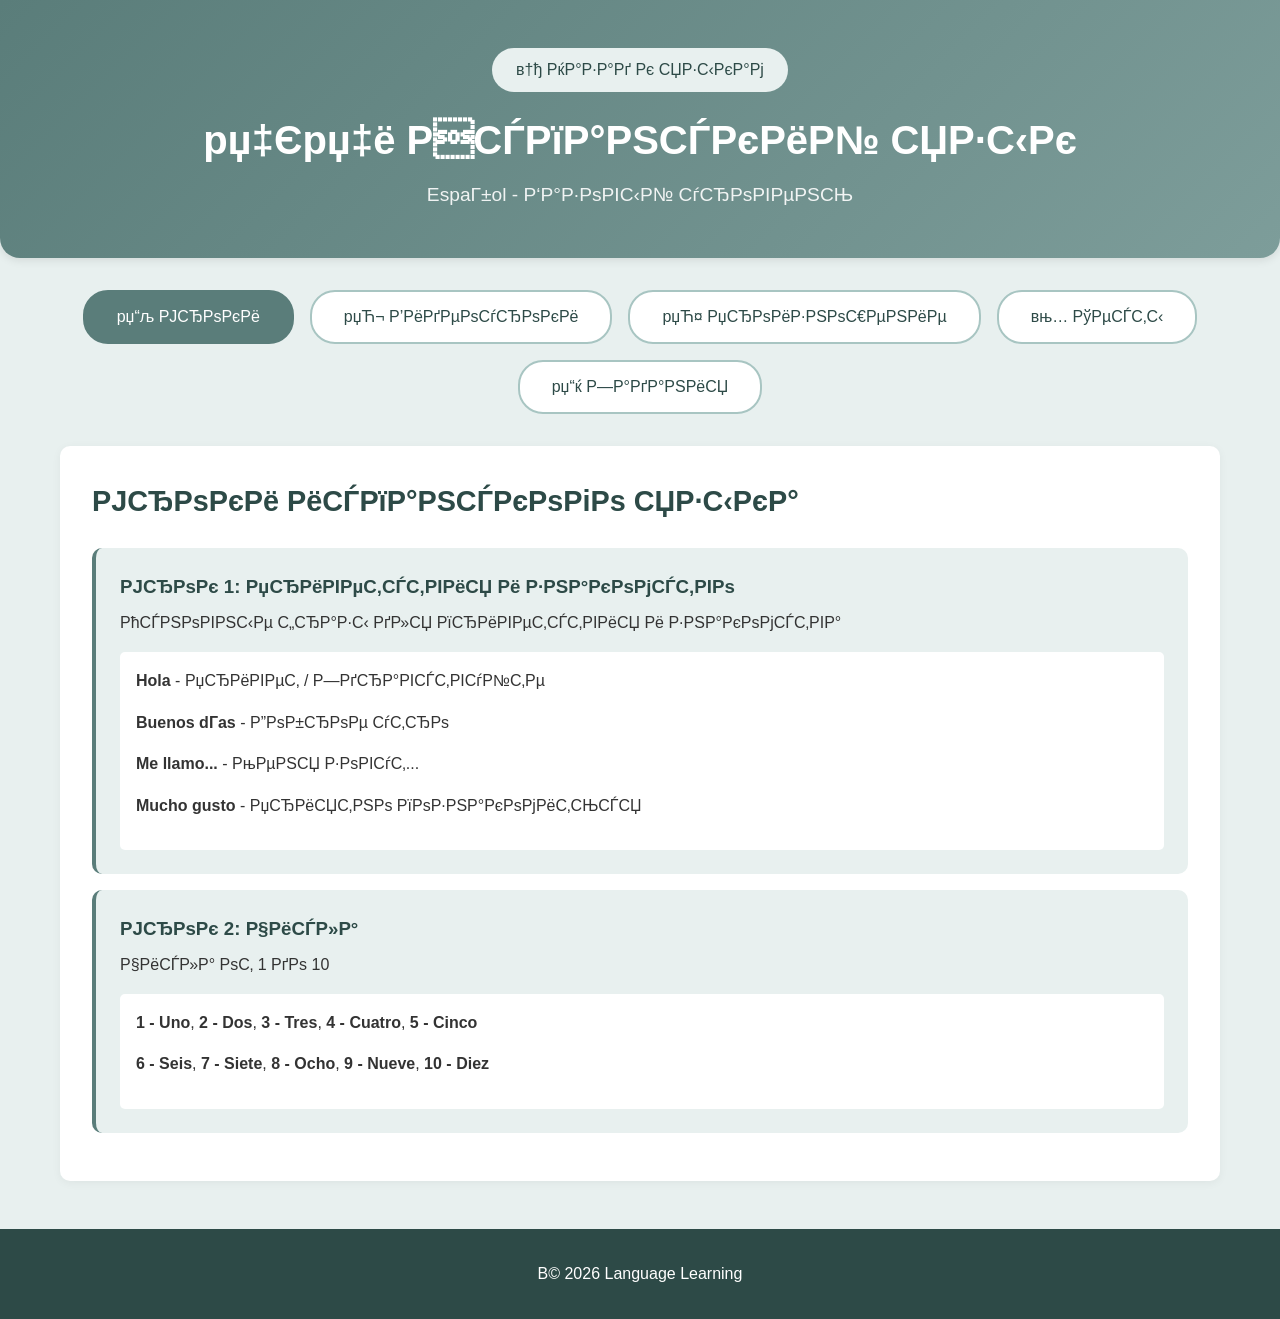
<file: spanish.html>
<!DOCTYPE html>
<html lang="ru">
<head>
    <meta charset="UTF-8">
    <meta name="viewport" content="width=device-width, initial-scale=1.0">
    <title>РСЃРїР°РЅСЃРєРёР№ СЏР·С‹Рє - Language Learning</title>
    <link rel="stylesheet" href="styles.css">
</head>
<body>
    <header class="language-header">
        <div class="container">
            <button class="back-button" onclick="goBack()">в†ђ РќР°Р·Р°Рґ Рє СЏР·С‹РєР°Рј</button>
            <h1>рџ‡Єрџ‡ё РСЃРїР°РЅСЃРєРёР№ СЏР·С‹Рє</h1>
            <p>EspaГ±ol - Р‘Р°Р·РѕРІС‹Р№ СѓСЂРѕРІРµРЅСЊ</p>
        </div>
    </header>

    <main class="container">
        <nav class="nav-tabs">
            <button class="nav-tab active" data-tab="lessons">рџ“љ РЈСЂРѕРєРё</button>
            <button class="nav-tab" data-tab="video">рџЋ¬ Р’РёРґРµРѕСѓСЂРѕРєРё</button>
            <button class="nav-tab" data-tab="pronunciation">рџЋ¤ РџСЂРѕРёР·РЅРѕС€РµРЅРёРµ</button>
            <button class="nav-tab" data-tab="tests">вњ… РўРµСЃС‚С‹</button>
            <button class="nav-tab" data-tab="tasks">рџ“ќ Р—Р°РґР°РЅРёСЏ</button>
        </nav>

        <section id="lessons" class="content-section active">
            <h2>РЈСЂРѕРєРё РёСЃРїР°РЅСЃРєРѕРіРѕ СЏР·С‹РєР°</h2>
            <div class="lesson-card">
                <h3>РЈСЂРѕРє 1: РџСЂРёРІРµС‚СЃС‚РІРёСЏ Рё Р·РЅР°РєРѕРјСЃС‚РІРѕ</h3>
                <p>РћСЃРЅРѕРІРЅС‹Рµ С„СЂР°Р·С‹ РґР»СЏ РїСЂРёРІРµС‚СЃС‚РІРёСЏ Рё Р·РЅР°РєРѕРјСЃС‚РІР°</p>
                <div class="lesson-content">
                    <p><strong>Hola</strong> - РџСЂРёРІРµС‚ / Р—РґСЂР°РІСЃС‚РІСѓР№С‚Рµ</p>
                    <p><strong>Buenos dГ­as</strong> - Р”РѕР±СЂРѕРµ СѓС‚СЂРѕ</p>
                    <p><strong>Me llamo...</strong> - РњРµРЅСЏ Р·РѕРІСѓС‚...</p>
                    <p><strong>Mucho gusto</strong> - РџСЂРёСЏС‚РЅРѕ РїРѕР·РЅР°РєРѕРјРёС‚СЊСЃСЏ</p>
                </div>
            </div>
            <div class="lesson-card">
                <h3>РЈСЂРѕРє 2: Р§РёСЃР»Р°</h3>
                <p>Р§РёСЃР»Р° РѕС‚ 1 РґРѕ 10</p>
                <div class="lesson-content">
                    <p><strong>1 - Uno</strong>, <strong>2 - Dos</strong>, <strong>3 - Tres</strong>, <strong>4 - Cuatro</strong>, <strong>5 - Cinco</strong></p>
                    <p><strong>6 - Seis</strong>, <strong>7 - Siete</strong>, <strong>8 - Ocho</strong>, <strong>9 - Nueve</strong>, <strong>10 - Diez</strong></p>
                </div>
            </div>
        </section>

        <section id="video" class="content-section">
            <h2>Р’РёРґРµРѕСѓСЂРѕРєРё</h2>
            <div class="video-container">
                <h3>РЈСЂРѕРє 1: РџСЂРёРІРµС‚СЃС‚РІРёСЏ</h3>
                <div class="video-placeholder">
                    <p>рџЋ¬ Р’РёРґРµРѕСѓСЂРѕРє: РџСЂРёРІРµС‚СЃС‚РІРёСЏ Рё Р·РЅР°РєРѕРјСЃС‚РІРѕ</p>
                </div>
            </div>
        </section>

        <section id="pronunciation" class="content-section">
            <h2>РџСЂРѕРёР·РЅРѕС€РµРЅРёРµ СЃР»РѕРІ</h2>
            <div class="pronunciation-item">
                <span class="word">Hola</span>
                <span class="translation">РџСЂРёРІРµС‚</span>
                <button class="play-button" onclick="speakWord('Hola', 'es-ES')">рџ”Љ РџСЂРѕСЃР»СѓС€Р°С‚СЊ</button>
            </div>
            <div class="pronunciation-item">
                <span class="word">Gracias</span>
                <span class="translation">РЎРїР°СЃРёР±Рѕ</span>
                <button class="play-button" onclick="speakWord('Gracias', 'es-ES')">рџ”Љ РџСЂРѕСЃР»СѓС€Р°С‚СЊ</button>
            </div>
        </section>

        <section id="tests" class="content-section">
            <h2>РўРµСЃС‚С‹</h2>
            <div class="test-question">
                <h3>Р’РѕРїСЂРѕСЃ 1: РљР°Рє Р±СѓРґРµС‚ "РџСЂРёРІРµС‚" РїРѕ-РёСЃРїР°РЅСЃРєРё?</h3>
                <div class="test-options">
                    <div class="test-option" data-question="1" data-option="a" onclick="selectOption(1, 'a', false)">A) AdiГіs</div>
                    <div class="test-option" data-question="1" data-option="b" onclick="selectOption(1, 'b', true)">B) Hola</div>
                </div>
            </div>
            <button class="test-button" onclick="checkTest()">РџСЂРѕРІРµСЂРёС‚СЊ</button>
            <button class="test-button" onclick="resetTest()" style="background: var(--warning-color);">РЎР±СЂРѕСЃРёС‚СЊ</button>
            <div id="test-result"></div>
        </section>

        <section id="tasks" class="content-section">
            <h2>Р—Р°РґР°РЅРёСЏ</h2>
            <div class="task-item">
                <h3>Р—Р°РґР°РЅРёРµ 1: РџРµСЂРµРІРµРґРёС‚Рµ "РњРµРЅСЏ Р·РѕРІСѓС‚ РњР°СЂРёСЏ"</h3>
                <textarea id="task-1-answer" placeholder="Р’РІРµРґРёС‚Рµ РІР°С€ РѕС‚РІРµС‚..."></textarea>
                <button class="test-button" onclick="checkTask(1, ['Me llamo Maria', 'Mi nombre es Maria'])">РџСЂРѕРІРµСЂРёС‚СЊ</button>
                <div id="task-1-result"></div>
            </div>
        </section>
    </main>

    <footer>
        <div class="container">
            <p>В© 2026 Language Learning</p>
        </div>
    </footer>

    <script src="script.js"></script>
</body>
</html>
</file>
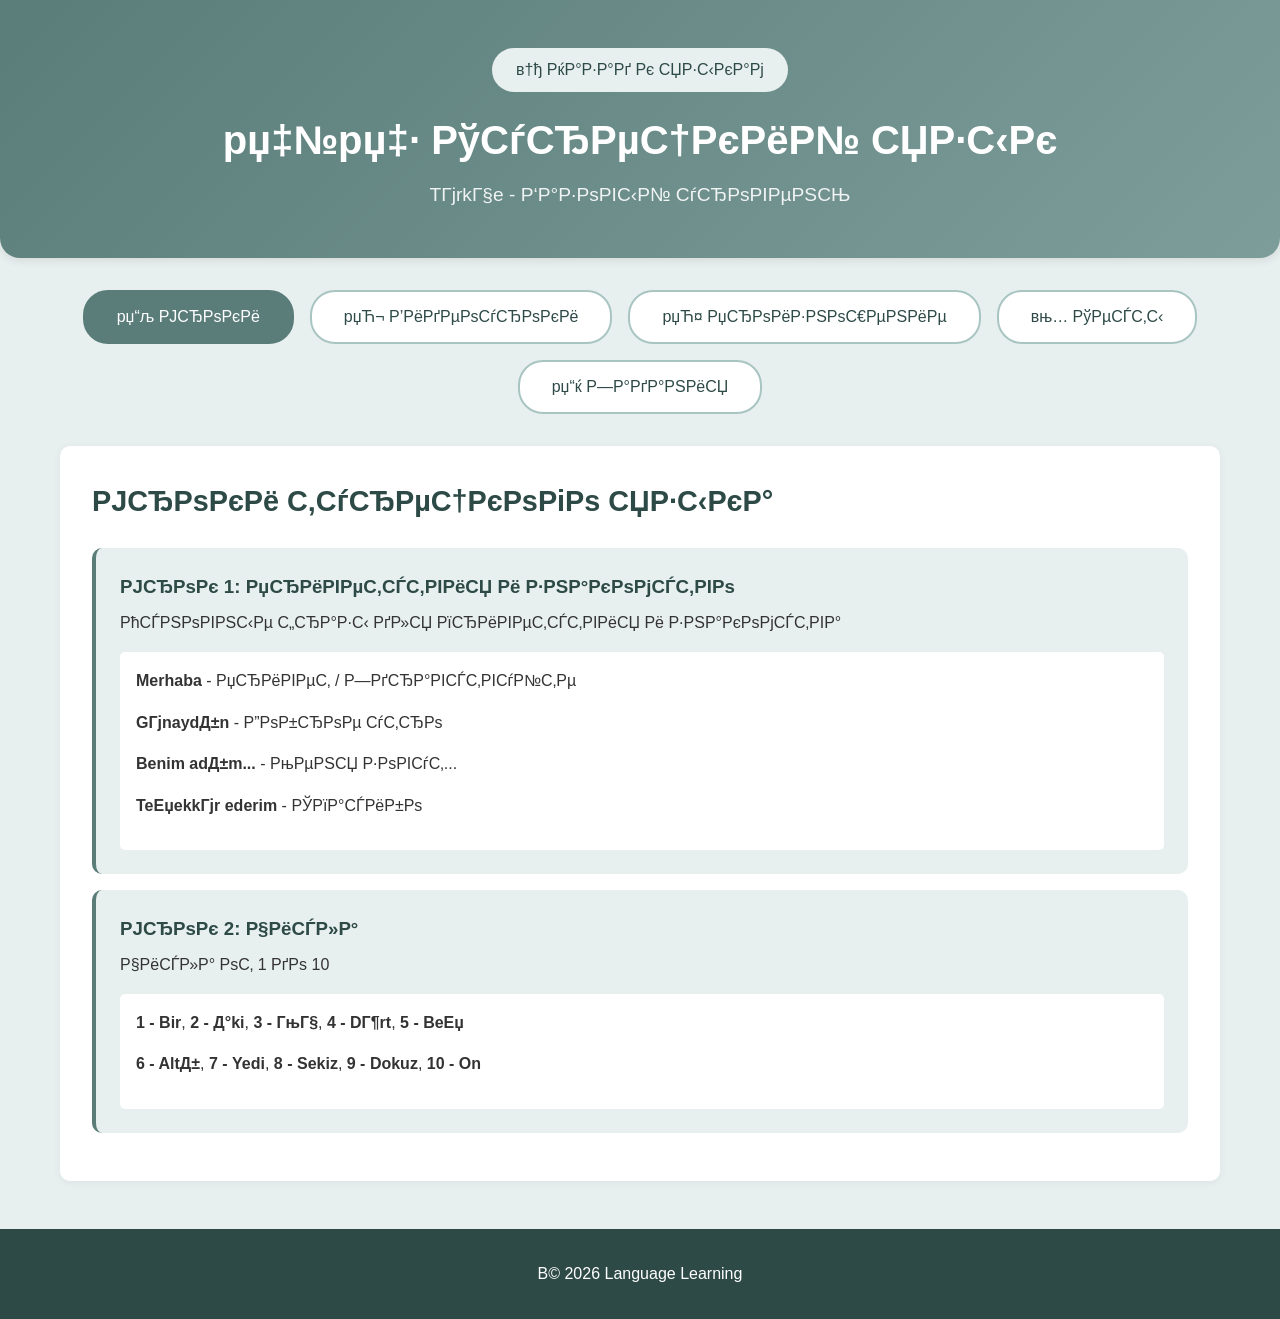
<file: turkish.html>
<!DOCTYPE html>
<html lang="ru">
<head>
    <meta charset="UTF-8">
    <meta name="viewport" content="width=device-width, initial-scale=1.0">
    <title>РўСѓСЂРµС†РєРёР№ СЏР·С‹Рє - Language Learning</title>
    <link rel="stylesheet" href="styles.css">
</head>
<body>
    <header class="language-header">
        <div class="container">
            <button class="back-button" onclick="goBack()">в†ђ РќР°Р·Р°Рґ Рє СЏР·С‹РєР°Рј</button>
            <h1>рџ‡№рџ‡· РўСѓСЂРµС†РєРёР№ СЏР·С‹Рє</h1>
            <p>TГјrkГ§e - Р‘Р°Р·РѕРІС‹Р№ СѓСЂРѕРІРµРЅСЊ</p>
        </div>
    </header>

    <main class="container">
        <nav class="nav-tabs">
            <button class="nav-tab active" data-tab="lessons">рџ“љ РЈСЂРѕРєРё</button>
            <button class="nav-tab" data-tab="video">рџЋ¬ Р’РёРґРµРѕСѓСЂРѕРєРё</button>
            <button class="nav-tab" data-tab="pronunciation">рџЋ¤ РџСЂРѕРёР·РЅРѕС€РµРЅРёРµ</button>
            <button class="nav-tab" data-tab="tests">вњ… РўРµСЃС‚С‹</button>
            <button class="nav-tab" data-tab="tasks">рџ“ќ Р—Р°РґР°РЅРёСЏ</button>
        </nav>

        <section id="lessons" class="content-section active">
            <h2>РЈСЂРѕРєРё С‚СѓСЂРµС†РєРѕРіРѕ СЏР·С‹РєР°</h2>
            <div class="lesson-card">
                <h3>РЈСЂРѕРє 1: РџСЂРёРІРµС‚СЃС‚РІРёСЏ Рё Р·РЅР°РєРѕРјСЃС‚РІРѕ</h3>
                <p>РћСЃРЅРѕРІРЅС‹Рµ С„СЂР°Р·С‹ РґР»СЏ РїСЂРёРІРµС‚СЃС‚РІРёСЏ Рё Р·РЅР°РєРѕРјСЃС‚РІР°</p>
                <div class="lesson-content">
                    <p><strong>Merhaba</strong> - РџСЂРёРІРµС‚ / Р—РґСЂР°РІСЃС‚РІСѓР№С‚Рµ</p>
                    <p><strong>GГјnaydД±n</strong> - Р”РѕР±СЂРѕРµ СѓС‚СЂРѕ</p>
                    <p><strong>Benim adД±m...</strong> - РњРµРЅСЏ Р·РѕРІСѓС‚...</p>
                    <p><strong>TeЕџekkГјr ederim</strong> - РЎРїР°СЃРёР±Рѕ</p>
                </div>
            </div>
            <div class="lesson-card">
                <h3>РЈСЂРѕРє 2: Р§РёСЃР»Р°</h3>
                <p>Р§РёСЃР»Р° РѕС‚ 1 РґРѕ 10</p>
                <div class="lesson-content">
                    <p><strong>1 - Bir</strong>, <strong>2 - Д°ki</strong>, <strong>3 - ГњГ§</strong>, <strong>4 - DГ¶rt</strong>, <strong>5 - BeЕџ</strong></p>
                    <p><strong>6 - AltД±</strong>, <strong>7 - Yedi</strong>, <strong>8 - Sekiz</strong>, <strong>9 - Dokuz</strong>, <strong>10 - On</strong></p>
                </div>
            </div>
        </section>

        <section id="video" class="content-section">
            <h2>Р’РёРґРµРѕСѓСЂРѕРєРё</h2>
            <div class="video-container">
                <h3>РЈСЂРѕРє 1: РџСЂРёРІРµС‚СЃС‚РІРёСЏ</h3>
                <div class="video-placeholder">
                    <p>рџЋ¬ Р’РёРґРµРѕСѓСЂРѕРє: РџСЂРёРІРµС‚СЃС‚РІРёСЏ Рё Р·РЅР°РєРѕРјСЃС‚РІРѕ</p>
                </div>
            </div>
        </section>

        <section id="pronunciation" class="content-section">
            <h2>РџСЂРѕРёР·РЅРѕС€РµРЅРёРµ СЃР»РѕРІ</h2>
            <div class="pronunciation-item">
                <span class="word">Merhaba</span>
                <span class="translation">РџСЂРёРІРµС‚</span>
                <button class="play-button" onclick="speakWord('Merhaba', 'tr-TR')">рџ”Љ РџСЂРѕСЃР»СѓС€Р°С‚СЊ</button>
            </div>
            <div class="pronunciation-item">
                <span class="word">TeЕџekkГјr ederim</span>
                <span class="translation">РЎРїР°СЃРёР±Рѕ</span>
                <button class="play-button" onclick="speakWord('TeЕџekkГјr ederim', 'tr-TR')">рџ”Љ РџСЂРѕСЃР»СѓС€Р°С‚СЊ</button>
            </div>
        </section>

        <section id="tests" class="content-section">
            <h2>РўРµСЃС‚С‹</h2>
            <div class="test-question">
                <h3>Р’РѕРїСЂРѕСЃ 1: РљР°Рє Р±СѓРґРµС‚ "РџСЂРёРІРµС‚" РїРѕ-С‚СѓСЂРµС†РєРё?</h3>
                <div class="test-options">
                    <div class="test-option" data-question="1" data-option="a" onclick="selectOption(1, 'a', false)">A) GГјle gГјle</div>
                    <div class="test-option" data-question="1" data-option="b" onclick="selectOption(1, 'b', true)">B) Merhaba</div>
                </div>
            </div>
            <button class="test-button" onclick="checkTest()">РџСЂРѕРІРµСЂРёС‚СЊ</button>
            <button class="test-button" onclick="resetTest()" style="background: var(--warning-color);">РЎР±СЂРѕСЃРёС‚СЊ</button>
            <div id="test-result"></div>
        </section>

        <section id="tasks" class="content-section">
            <h2>Р—Р°РґР°РЅРёСЏ</h2>
            <div class="task-item">
                <h3>Р—Р°РґР°РЅРёРµ 1: РџРµСЂРµРІРµРґРёС‚Рµ "РњРµРЅСЏ Р·РѕРІСѓС‚ РђС…РјРµС‚"</h3>
                <textarea id="task-1-answer" placeholder="Р’РІРµРґРёС‚Рµ РІР°С€ РѕС‚РІРµС‚..."></textarea>
                <button class="test-button" onclick="checkTask(1, ['Benim adД±m Ahmet', 'AdД±m Ahmet'])">РџСЂРѕРІРµСЂРёС‚СЊ</button>
                <div id="task-1-result"></div>
            </div>
        </section>
    </main>

    <footer>
        <div class="container">
            <p>В© 2026 Language Learning</p>
        </div>
    </footer>

    <script src="script.js"></script>
</body>
</html>
</file>
<file: styles.css>
* {
    margin: 0;
    padding: 0;
    box-sizing: border-box;
}

:root {
    --primary-color: #5a7d7a;
    --secondary-color: #7d9d9a;
    --accent-color: #a8c5c2;
    --light-color: #e8f0ef;
    --dark-color: #2d4a47;
    --text-color: #333;
    --light-text: #fff;
    --success-color: #6b8e6b;
    --warning-color: #d4a574;
}

body {
    font-family: 'Segoe UI', Tahoma, Geneva, Verdana, sans-serif;
    line-height: 1.6;
    color: var(--text-color);
    background-color: var(--light-color);
}

.container {
    max-width: 1200px;
    margin: 0 auto;
    padding: 0 20px;
}

header {
    background: linear-gradient(135deg, var(--primary-color), var(--secondary-color));
    color: var(--light-text);
    padding: 2rem 0;
    text-align: center;
    box-shadow: 0 2px 10px rgba(0,0,0,0.1);
}

header h1 {
    font-size: 2.5rem;
    margin-bottom: 0.5rem;
}

header p {
    font-size: 1.2rem;
    opacity: 0.9;
}

main {
    padding: 2rem 0;
}

.intro {
    text-align: center;
    margin-bottom: 3rem;
    padding: 2rem;
    background: white;
    border-radius: 10px;
    box-shadow: 0 2px 10px rgba(0,0,0,0.05);
}

.intro h2 {
    color: var(--dark-color);
    margin-bottom: 1rem;
}

.intro p {
    color: var(--text-color);
    font-size: 1.1rem;
}

.languages-grid {
    display: grid;
    grid-template-columns: repeat(auto-fit, minmax(200px, 1fr));
    gap: 2rem;
    margin-bottom: 3rem;
}

.language-card {
    background: white;
    border-radius: 15px;
    padding: 2rem;
    text-align: center;
    cursor: pointer;
    transition: all 0.3s ease;
    box-shadow: 0 4px 15px rgba(0,0,0,0.1);
    border: 2px solid transparent;
}

.language-card:hover {
    transform: translateY(-5px);
    box-shadow: 0 6px 20px rgba(0,0,0,0.15);
    border-color: var(--accent-color);
}

.language-card .flag {
    font-size: 4rem;
    margin-bottom: 1rem;
}

.language-card h3 {
    color: var(--dark-color);
    margin-bottom: 0.5rem;
    font-size: 1.3rem;
}

.language-card p {
    color: var(--secondary-color);
    font-style: italic;
    margin-bottom: 1rem;
}

.language-card .level {
    display: inline-block;
    background: var(--accent-color);
    color: var(--dark-color);
    padding: 0.3rem 1rem;
    border-radius: 20px;
    font-size: 0.9rem;
    font-weight: 500;
}

.features {
    background: white;
    padding: 3rem 2rem;
    border-radius: 10px;
    box-shadow: 0 2px 10px rgba(0,0,0,0.05);
}

.features h2 {
    text-align: center;
    color: var(--dark-color);
    margin-bottom: 2rem;
}

.features-grid {
    display: grid;
    grid-template-columns: repeat(auto-fit, minmax(250px, 1fr));
    gap: 2rem;
}

.feature-item {
    text-align: center;
    padding: 1.5rem;
    background: var(--light-color);
    border-radius: 10px;
    transition: transform 0.3s ease;
}

.feature-item:hover {
    transform: translateY(-3px);
}

.feature-item .icon {
    font-size: 2.5rem;
    display: block;
    margin-bottom: 1rem;
}

.feature-item h3 {
    color: var(--dark-color);
    margin-bottom: 0.5rem;
}

.feature-item p {
    color: var(--text-color);
    font-size: 0.95rem;
}

footer {
    background: var(--dark-color);
    color: var(--light-text);
    text-align: center;
    padding: 2rem 0;
    margin-top: 3rem;
}

.language-header {
    background: linear-gradient(135deg, var(--primary-color), var(--secondary-color));
    color: var(--light-text);
    padding: 3rem 0;
    text-align: center;
    border-radius: 0 0 20px 20px;
    margin-bottom: 2rem;
}

.language-header h1 {
    font-size: 2.5rem;
    margin-bottom: 0.5rem;
}

.language-header p {
    font-size: 1.2rem;
    opacity: 0.9;
}

.back-button {
    display: inline-block;
    background: var(--light-color);
    color: var(--dark-color);
    padding: 0.8rem 1.5rem;
    border-radius: 25px;
    text-decoration: none;
    margin-bottom: 1rem;
    transition: all 0.3s ease;
    cursor: pointer;
    border: none;
    font-size: 1rem;
}

.back-button:hover {
    background: var(--accent-color);
    transform: translateX(-5px);
}

.nav-tabs {
    display: flex;
    justify-content: center;
    gap: 1rem;
    margin-bottom: 2rem;
    flex-wrap: wrap;
}

.nav-tab {
    background: white;
    border: 2px solid var(--accent-color);
    color: var(--dark-color);
    padding: 1rem 2rem;
    border-radius: 25px;
    cursor: pointer;
    transition: all 0.3s ease;
    font-size: 1rem;
    font-weight: 500;
}

.nav-tab:hover,
.nav-tab.active {
    background: var(--primary-color);
    color: var(--light-text);
    border-color: var(--primary-color);
}

.content-section {
    display: none;
    background: white;
    padding: 2rem;
    border-radius: 10px;
    box-shadow: 0 2px 10px rgba(0,0,0,0.05);
    margin-bottom: 2rem;
}

.content-section.active {
    display: block;
}

.content-section h2 {
    color: var(--dark-color);
    margin-bottom: 1.5rem;
    font-size: 1.8rem;
}

.lesson-card {
    background: var(--light-color);
    padding: 1.5rem;
    border-radius: 10px;
    margin-bottom: 1rem;
    border-left: 4px solid var(--primary-color);
}

.lesson-card h3 {
    color: var(--dark-color);
    margin-bottom: 0.5rem;
}

.lesson-card p {
    color: var(--text-color);
    margin-bottom: 1rem;
}

.lesson-card .lesson-content {
    background: white;
    padding: 1rem;
    border-radius: 5px;
    margin-top: 1rem;
}

.video-container {
    background: var(--dark-color);
    border-radius: 10px;
    padding: 2rem;
    margin-bottom: 1rem;
    text-align: center;
}

.video-placeholder {
    background: var(--accent-color);
    height: 300px;
    border-radius: 10px;
    display: flex;
    align-items: center;
    justify-content: center;
    color: var(--dark-color);
    font-size: 1.2rem;
}

.test-question {
    background: var(--light-color);
    padding: 1.5rem;
    border-radius: 10px;
    margin-bottom: 1rem;
}

.test-question h3 {
    color: var(--dark-color);
    margin-bottom: 1rem;
}

.test-options {
    display: flex;
    flex-direction: column;
    gap: 0.5rem;
}

.test-option {
    background: white;
    padding: 1rem;
    border-radius: 5px;
    cursor: pointer;
    transition: all 0.3s ease;
    border: 2px solid transparent;
}

.test-option:hover {
    border-color: var(--accent-color);
}

.test-option.selected {
    background: var(--primary-color);
    color: var(--light-text);
}

.test-option.correct {
    background: var(--success-color);
    color: var(--light-text);
}

.test-option.incorrect {
    background: #c44;
    color: var(--light-text);
}

.test-button {
    background: var(--primary-color);
    color: var(--light-text);
    padding: 1rem 2rem;
    border: none;
    border-radius: 25px;
    cursor: pointer;
    font-size: 1rem;
    transition: all 0.3s ease;
    margin-top: 1rem;
}

.test-button:hover {
    background: var(--dark-color);
}

.pronunciation-item {
    background: var(--light-color);
    padding: 1.5rem;
    border-radius: 10px;
    margin-bottom: 1rem;
    display: flex;
    align-items: center;
    gap: 1rem;
}

.pronunciation-item .word {
    font-size: 1.5rem;
    font-weight: bold;
    color: var(--dark-color);
    flex: 1;
}

.pronunciation-item .translation {
    color: var(--text-color);
}

.pronunciation-item .play-button {
    background: var(--primary-color);
    color: var(--light-text);
    border: none;
    padding: 0.8rem 1.5rem;
    border-radius: 25px;
    cursor: pointer;
    transition: all 0.3s ease;
}

.pronunciation-item .play-button:hover {
    background: var(--dark-color);
}

.task-item {
    background: var(--light-color);
    padding: 1.5rem;
    border-radius: 10px;
    margin-bottom: 1rem;
}

.task-item h3 {
    color: var(--dark-color);
    margin-bottom: 1rem;
}

.task-item textarea {
    width: 100%;
    padding: 1rem;
    border: 2px solid var(--accent-color);
    border-radius: 5px;
    font-family: inherit;
    font-size: 1rem;
    resize: vertical;
    min-height: 100px;
}

.task-item textarea:focus {
    outline: none;
    border-color: var(--primary-color);
}

.result-message {
    padding: 1rem;
    border-radius: 10px;
    margin-top: 1rem;
    text-align: center;
    font-weight: bold;
}

.result-message.success {
    background: var(--success-color);
    color: var(--light-text);
}

.result-message.error {
    background: #c44;
    color: var(--light-text);
}

@media (max-width: 768px) {
    header h1 {
        font-size: 2rem;
    }
    
    .languages-grid {
        grid-template-columns: 1fr;
    }
    
    .features-grid {
        grid-template-columns: 1fr;
    }
    
    .nav-tabs {
        flex-direction: column;
        align-items: stretch;
    }
    
    .pronunciation-item {
        flex-direction: column;
        text-align: center;
    }
}
</file>
